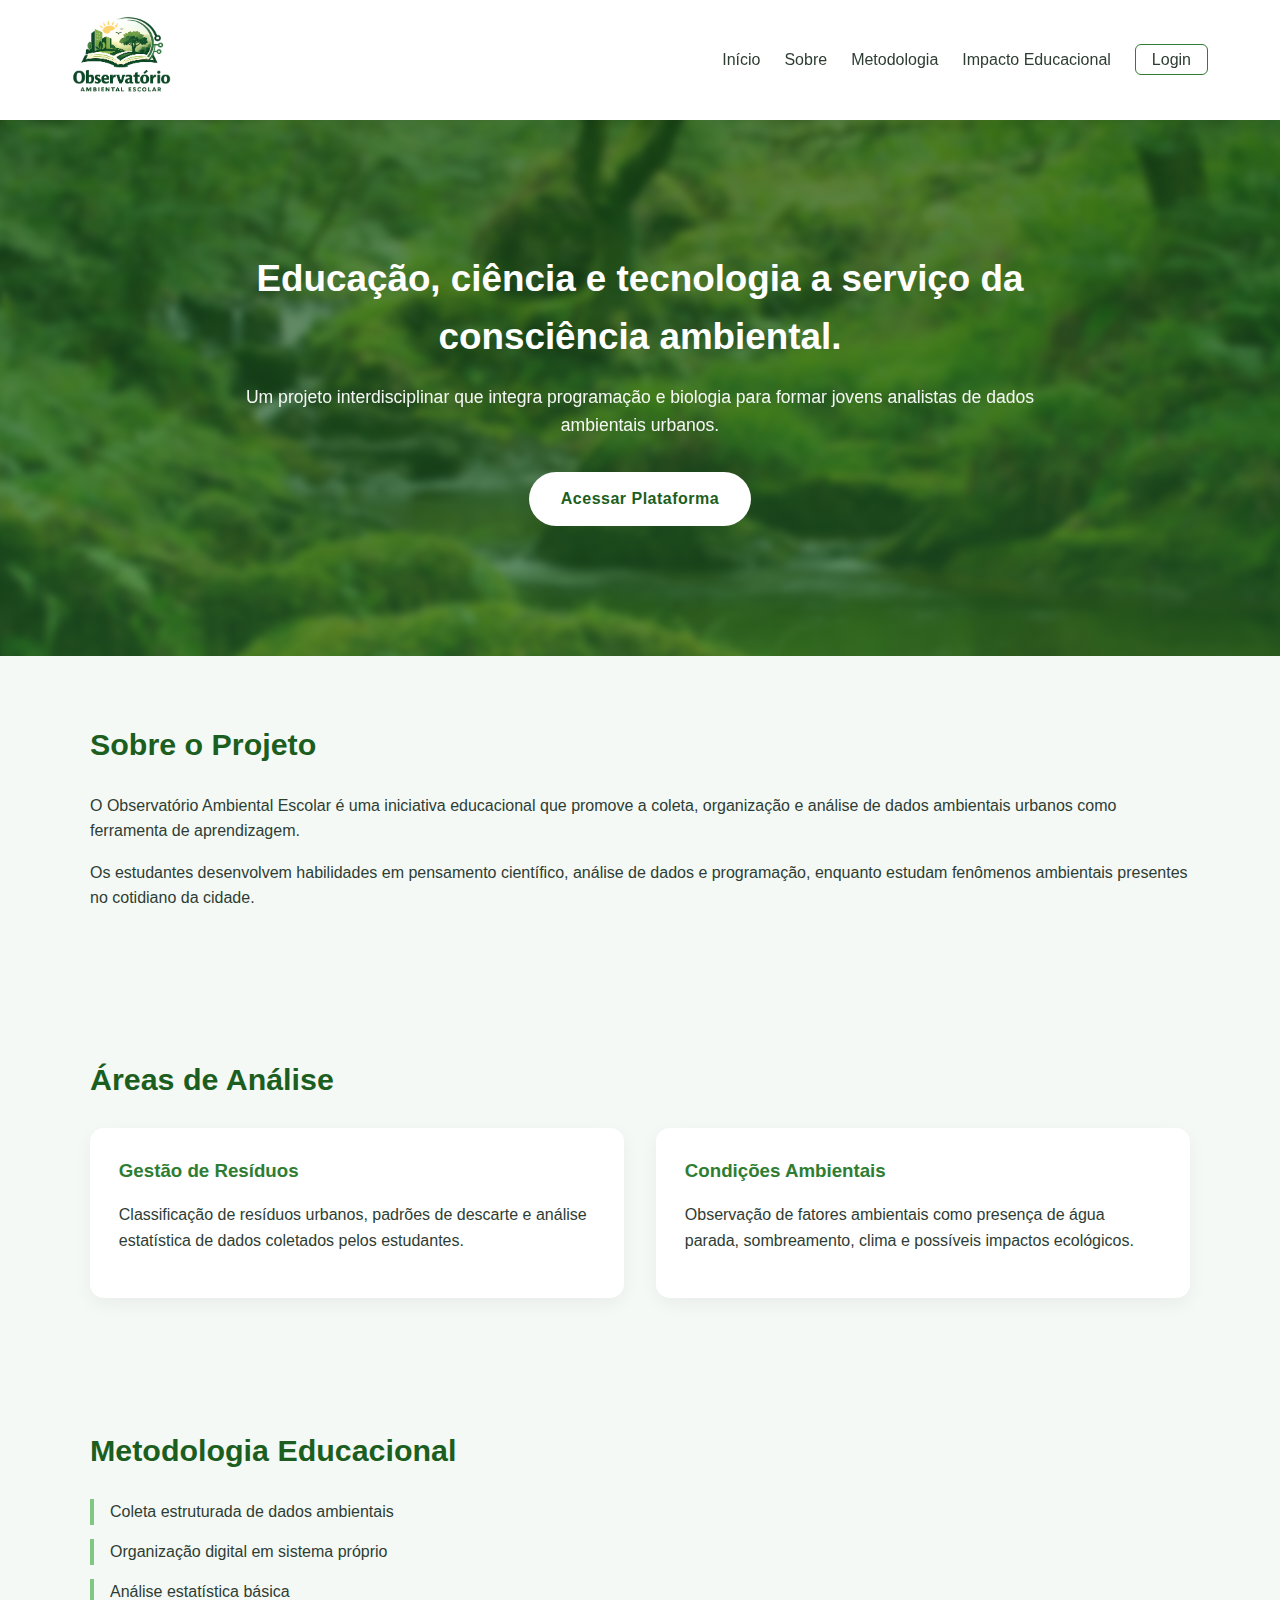
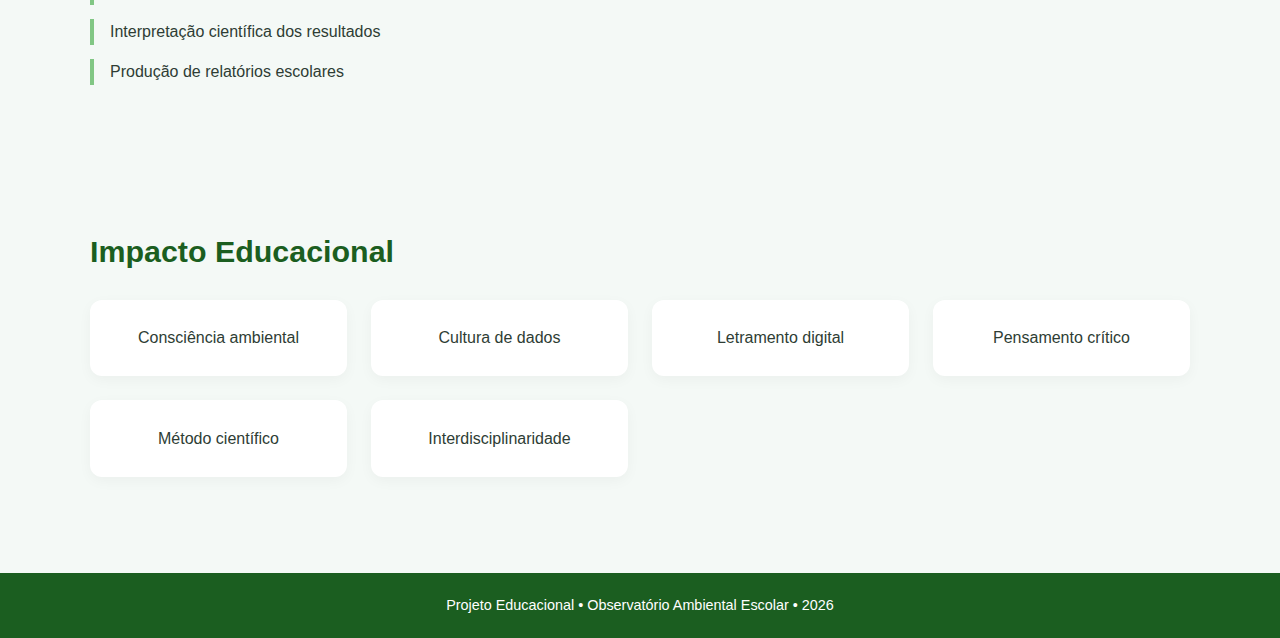
<file: index.html>
<!DOCTYPE html>
<html lang="pt-BR">

<head>
    <meta charset="UTF-8">
    <meta name="viewport" content="width=device-width, initial-scale=1.0">
    <title>Observatório Ambiental Escolar</title>
    <link rel="stylesheet" href="style.css">
</head>

<body>

    <!-- NAVBAR -->
    <header>
        <nav class="navbar">
            <div class="logo">
                <img src="img/ChatGPT Image 22 de fev. de 2026, 09_48_47 (1).png" alt="">
            </div>

            <!-- Botão Hamburger (mobile) -->
            <button class="menu-toggle" aria-label="Abrir Menu">
                ☰
            </button>

            <ul class="nav-links">
                <li><a href="#">Início</a></li>
                <li><a href="#sobre">Sobre</a></li>
                <li><a href="#metodologia">Metodologia</a></li>
                <li><a href="#impacto">Impacto Educacional</a></li>
                <li><a href="dashboard.html" class="login-btn">Login</a></li>
            </ul>
        </nav>
    </header>

    <!-- HERO -->
    <section class="hero">
        <div class="hero-content">
            <h1>Educação, ciência e tecnologia a serviço da consciência ambiental.</h1>
            <p>
                Um projeto interdisciplinar que integra programação e biologia para formar
                jovens analistas de dados ambientais urbanos.
            </p>
            <a href="dashboard.html" class="primary-btn">Acessar Plataforma</a>
        </div>
    </section>

    <!-- SOBRE -->
    <section class="about" id="sobre">
        <div class="container">
            <h2>Sobre o Projeto</h2>
            <p>
                O Observatório Ambiental Escolar é uma iniciativa educacional que promove
                a coleta, organização e análise de dados ambientais urbanos como ferramenta
                de aprendizagem.
            </p>
            <p>
                Os estudantes desenvolvem habilidades em pensamento científico, análise de dados
                e programação, enquanto estudam fenômenos ambientais presentes no cotidiano da cidade.
            </p>
        </div>
    </section>

    <!-- ÁREAS -->
    <section class="areas">
        <div class="container">
            <h2>Áreas de Análise</h2>
            <div class="cards">

                <div class="card">
                    <h3>Gestão de Resíduos</h3>
                    <p>
                        Classificação de resíduos urbanos, padrões de descarte e análise
                        estatística de dados coletados pelos estudantes.
                    </p>
                </div>

                <div class="card">
                    <h3>Condições Ambientais</h3>
                    <p>
                        Observação de fatores ambientais como presença de água parada,
                        sombreamento, clima e possíveis impactos ecológicos.
                    </p>
                </div>

            </div>
        </div>
    </section>

    <!-- METODOLOGIA -->
    <section class="methodology" id="metodologia">
        <div class="container">
            <h2>Metodologia Educacional</h2>
            <ul>
                <li>Coleta estruturada de dados ambientais</li>
                <li>Organização digital em sistema próprio</li>
                <li>Análise estatística básica</li>
                <li>Interpretação científica dos resultados</li>
                <li>Produção de relatórios escolares</li>
            </ul>
        </div>
    </section>

    <!-- IMPACTO -->
    <section class="impact" id="impacto">
        <div class="container">
            <h2>Impacto Educacional</h2>
            <div class="impact-grid">
                <div>Consciência ambiental</div>
                <div>Cultura de dados</div>
                <div>Letramento digital</div>
                <div>Pensamento crítico</div>
                <div>Método científico</div>
                <div>Interdisciplinaridade</div>
            </div>
        </div>
    </section>

    <!-- FOOTER -->
    <footer>
        Projeto Educacional • Observatório Ambiental Escolar • 2026
    </footer>

    <script src="script.js"></script>

</body>

</html>
</file>
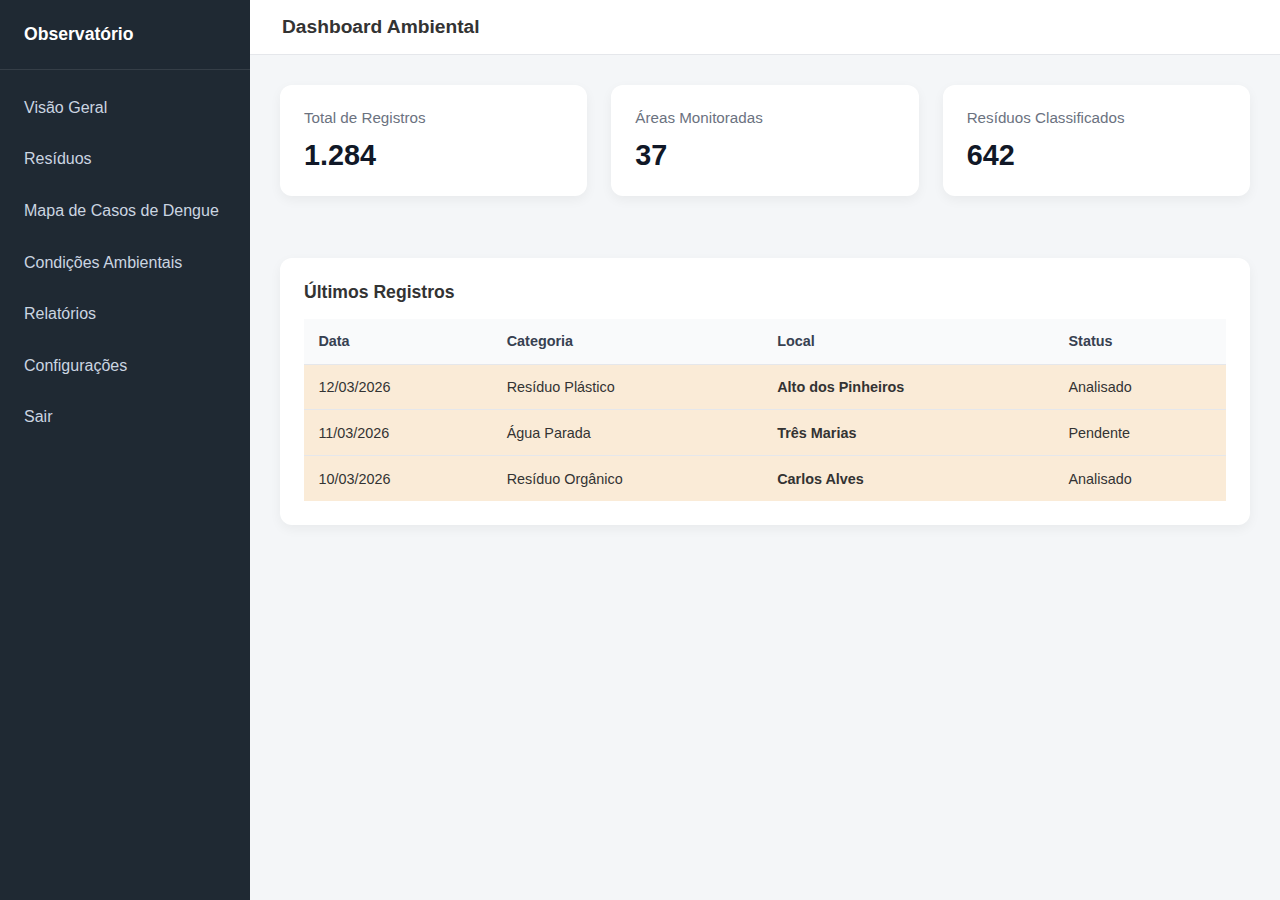
<file: dashboard.html>
<!DOCTYPE html>
<html lang="pt-BR">
<head>
    <meta charset="UTF-8">
    <meta name="viewport" content="width=device-width, initial-scale=1.0">
    <title>Dashboard • Observatório Ambiental Escolar</title>
    <link rel="stylesheet" href="dashboard.css">
</head>
<body>

    <!-- SIDEBAR -->
    <aside class="sidebar">
        <div class="sidebar-header">
            <h2>Observatório</h2>
            <button class="sidebar-toggle">☰</button>
        </div>

        <nav class="sidebar-nav">
            <ul>
                <li><a href="#">Visão Geral</a></li>
                <li><a href="#">Resíduos</a></li>
                <li><a href="mapa-dengue.html">Mapa de Casos de Dengue</a></li>
                <li><a href="#">Condições Ambientais</a></li>
                <li><a href="relatorios.html">Relatórios</a></li>
                <li><a href="#">Configurações</a></li>
                <li><a href="index.html">Sair</a></li>
            </ul>
        </nav>
    </aside>

    <!-- MAIN CONTENT -->
    <main class="main-content">

        <!-- TOPBAR -->
        <header class="topbar">
            <button class="mobile-toggle">☰</button>
            <h1>Dashboard Ambiental</h1>
        </header>

        <!-- CONTENT -->
        <section class="content">

            <div class="cards">

                <div class="card">
                    <h3>Total de Registros</h3>
                    <p class="metric">1.284</p>
                </div>

                <div class="card">
                    <h3>Áreas Monitoradas</h3>
                    <p class="metric">37</p>
                </div>

                <div class="card">
                    <h3>Resíduos Classificados</h3>
                    <p class="metric">642</p>
                </div>

            </div>

            <div class="table-section">
                <h2>Últimos Registros</h2>
                <table class="table-row">
                    <thead>
                        <tr>
                            <th>Data</th>
                            <th>Categoria</th>
                            <th>Local</th>
                            <th>Status</th>
                        </tr>
                    </thead>
                    <tbody>
                        <tr>
                            <td>12/03/2026</td>
                            <td>Resíduo Plástico</td>
                            <td><b>Alto dos Pinheiros</b></td>
                            <td>Analisado</td>
                        </tr>
                        <tr>
                            <td>11/03/2026</td>
                            <td>Água Parada</td>
                            <td><b>Três Marias</b></td>
                            <td>Pendente</td>
                        </tr>
                        <tr>
                            <td>10/03/2026</td>
                            <td>Resíduo Orgânico</td>
                            <td><b>Carlos Alves</b></td>
                            <td>Analisado</td>
                        </tr>
                    </tbody>
                </table>
            </div>

        </section>

    </main>

    <script src="dashboard.js"></script>
</body>
</html>


<!-- Alto dos Pinheiros, São Sebastião, Caxangá, Santa Terezinha, Centro, Três Marias, Santo Antônio e São José, além de distritos como Roça Grande e Carlos Alves -->
</file>
<file: style.css>
/* RESET */
* {
    margin: 0;
    padding: 0;
    box-sizing: border-box;
}

body {
    font-family: "Segoe UI", Tahoma, Geneva, Verdana, sans-serif;
    line-height: 1.6;
    background-color: #f4f9f6;
    color: #2e3d34;
}

/* NAVBAR */
header {
    background-color: #ffffff;
    box-shadow: 0 2px 8px rgba(0, 0, 0, 0.05);
    position: sticky;
    top: 0;
    z-index: 1000;
}

.navbar {
    max-width: 1200px;
    margin: auto;
    padding: 1rem 2rem;
    display: flex;
    justify-content: space-between;
    align-items: center;
    position: relative;

    img{
        height: 80px;
    }
}



/* MENU LINKS */
.nav-links {
    list-style: none;
    display: flex;
    gap: 1.5rem;
}

.nav-links li {
    list-style: none;
}

.nav-links a {
    text-decoration: none;
    color: #2e3d34;
    font-weight: 500;
    transition: color 0.3s ease;
}

.nav-links a:hover {
    color: #2e7d32;
}

.login-btn {
    padding: 0.4rem 1rem;
    border: 1px solid #2e7d32;
    border-radius: 6px;
    color: #2e7d32;
    transition: all 0.3s ease;
}

.login-btn:hover {
    background-color: #ececec;
    color: #ffffff;
}

/* HAMBURGER */
.menu-toggle {
    display: none;
    background: none;
    border: none;
    font-size: 1.8rem;
    cursor: pointer;
    color: #1b5e20;
    
}

/* HERO */
.hero {
    position: relative;
    padding: 130px 20px;
    text-align: center;
    color: #ffffff;
    overflow: hidden;
}

/* IMAGEM DESFOCADA */
.hero::before {
    content: "";
    position: absolute;
    inset: 0;
    background-image: url("img/imagens-da-floresta-tropical.jpg");
    background-size: cover;
    background-position: center;
    filter: blur(4px) brightness(0.7);
    transform: scale(1.05);
    z-index: 0;
}

/* OVERLAY */
.hero::after {
    content: "";
    position: absolute;
    inset: 0;
    background: linear-gradient(
        rgba(27, 94, 32, 0.55),
        rgba(46, 125, 50, 0.55)
    );
    z-index: 1;
}

.hero-content {
    position: relative;
    z-index: 2;
    max-width: 800px;
    margin: auto;
}

.hero h1 {
    font-size: 2.3rem;
    margin-bottom: 1rem;
    font-weight: 600;
}

.hero p {
    font-size: 1.1rem;
    margin-bottom: 2rem;
    opacity: 0.95;
}

/* BOTÃO HERO */
.primary-btn {
    display: inline-block;
    padding: 0.9rem 2rem;
    background-color: #ffffff;
    color: #1b5e20;
    text-decoration: none;
    border-radius: 30px;
    font-weight: 600;
    letter-spacing: 0.5px;
    transition: all 0.3s ease;
}

.primary-btn:hover {
    background-color: #2e7d32;
    color: #ffffff;
    transform: translateY(-3px);
}

/* SECTIONS */
section {
    padding: 4rem 2rem;
}

.container {
    max-width: 1100px;
    margin: auto;
}

h2 {
    font-size: 1.9rem;
    margin-bottom: 1.5rem;
    color: #1b5e20;
}

p {
    margin-bottom: 1rem;
}

/* CARDS */
.cards {
    display: flex;
    gap: 2rem;
    flex-wrap: wrap;
}

.card {
    flex: 1;
    min-width: 280px;
    background-color: #ffffff;
    padding: 1.8rem;
    border-radius: 14px;
    box-shadow: 0 6px 18px rgba(0, 0, 0, 0.05);
    transition: transform 0.3s ease, box-shadow 0.3s ease;
}

.card:hover {
    transform: translateY(-6px);
    box-shadow: 0 10px 25px rgba(0, 0, 0, 0.08);
}

.card h3 {
    margin-bottom: 1rem;
    color: #2e7d32;
}

/* METODOLOGIA */
.methodology ul {
    list-style: none;
}

.methodology li {
    margin-bottom: 0.9rem;
    padding-left: 1rem;
    border-left: 4px solid #81c784;
}

/* IMPACT GRID */
.impact-grid {
    display: grid;
    grid-template-columns: repeat(auto-fit, minmax(220px, 1fr));
    gap: 1.5rem;
}

.impact-grid div {
    background-color: #ffffff;
    padding: 1.6rem;
    text-align: center;
    border-radius: 12px;
    box-shadow: 0 4px 14px rgba(0, 0, 0, 0.04);
    font-weight: 500;
}

/* FOOTER */
footer {
    background-color: #1b5e20;
    color: #ffffff;
    text-align: center;
    padding: 1.3rem;
    margin-top: 2rem;
    font-size: 0.9rem;
}

/* RESPONSIVO */
@media (max-width: 768px) {

    .menu-toggle {
        display: block;
    }

    .nav-links {
        position: absolute;
        top: 120px;
        right: 0;
        width: 100%;
        background-color: #ffffff;
        flex-direction: column;
        align-items: center;
        gap: 1.2rem;
        padding: 1.5rem 0;
        display: none;
        box-shadow: 0 4px 12px rgba(0,0,0,0.08);
        transition: all 0.3s ease;
    }

    .nav-links.active {
        display: flex;
         transition: all 0.3s ease;
    }

    .hero h1 {
        font-size: 1.8rem;
    }

    .hero p {
        font-size: 1rem;
    }

    .cards {
        flex-direction: column;
    }
}
</file>
<file: dashboard.css>
/* RESET */
* {
    margin: 0;
    padding: 0;
    box-sizing: border-box;
}

body {
    font-family: "Segoe UI", Tahoma, Geneva, Verdana, sans-serif;
    background-color: #f4f6f8;
    color: #333;
    display: flex;
    min-height: 100vh;
}

/* SIDEBAR */
.sidebar {
    width: 250px;
    background-color: #1f2933;
    color: #ffffff;
    display: flex;
    flex-direction: column;
    transition: transform 0.3s ease;
}

.sidebar-header {
    padding: 1.5rem;
    display: flex;
    justify-content: space-between;
    align-items: center;
    border-bottom: 1px solid rgba(255,255,255,0.1);
}

.sidebar-header h2 {
    font-size: 1.1rem;
    font-weight: 600;
}

.sidebar-toggle {
    display: none;
    background: none;
    border: none;
    color: #ffffff;
    font-size: 1.5rem;
    cursor: pointer;
}

.sidebar-nav ul {
    list-style: none;
    padding: 1rem 0;
}

.sidebar-nav li {
    margin-bottom: 0.5rem;
}

.sidebar-nav a {
    display: block;
    padding: 0.8rem 1.5rem;
    color: #cbd5e1;
    text-decoration: none;
    transition: background 0.2s ease, color 0.2s ease;
}

.sidebar-nav a:hover {
    background-color: rgba(255,255,255,0.05);
    color: #ffffff;
}

/* MAIN */
.main-content {
    flex: 1;
    display: flex;
    flex-direction: column;
}

/* TOPBAR */
.topbar {
    background-color: #ffffff;
    padding: 1rem 2rem;
    display: flex;
    align-items: center;
    gap: 1rem;
    border-bottom: 1px solid #e5e7eb;
}

.topbar h1 {
    font-size: 1.2rem;
    font-weight: 600;
}

.mobile-toggle {
    display: none;
    background: none;
    border: none;
    font-size: 1.6rem;
    cursor: pointer;
}

/* CONTENT */
.content {
    padding: 2rem;
}

/* CARDS */
.cards {
    display: flex;
    gap: 1.5rem;
    flex-wrap: wrap;
    margin-bottom: 2rem;
}

.card {
    background-color: #ffffff;
    padding: 1.5rem;
    border-radius: 12px;
    flex: 1;
    min-width: 220px;
    box-shadow: 0 4px 12px rgba(0,0,0,0.05);
}

.card h3 {
    font-size: 0.95rem;
    margin-bottom: 0.8rem;
    color: #6b7280;
    font-weight: 500;
}

.metric {
    font-size: 1.8rem;
    font-weight: 600;
    color: #111827;
}

/* TABLE */
.table-section {
    background-color: #ffffff;
    padding: 1.5rem;
    border-radius: 12px;
    box-shadow: 0 4px 12px rgba(0,0,0,0.05);
    overflow-x: auto;
}

.table-row {
    background-color: antiquewhite;
}
.table-section h2 {
    margin-bottom: 1rem;
    font-size: 1.1rem;
}

table {
    width: 100%;
    border-collapse: collapse;
}

thead {
    background-color: #f9fafb;
}

th, td {
    padding: 0.9rem;
    text-align: left;
    font-size: 0.9rem;
}

th {
    font-weight: 600;
    color: #374151;
}

tbody tr {
    border-top: 1px solid #e5e7eb;
}

tbody tr:hover {
    background-color: #f3f4f6;
}

/* RESPONSIVO */
@media (max-width: 768px) {

    body {
        flex-direction: column;
    }

    .sidebar {
        position: fixed;
        top: 0;
        left: 0;
        height: 100%;
        transform: translateX(-100%);
        z-index: 1000;
        width: 100%;
    }

    .sidebar.active {
        transform: translateX(0);
    }

    .sidebar-toggle {
        display: block;
    }

    .mobile-toggle {
        display: block;
    }

    .content {
        padding: 1.5rem;
    }

    .cards {
        flex-direction: column;
    }
}

/* =========================
   RELATÓRIOS
========================= */

.content {
    padding: 30px;
    display: flex;
    flex-direction: column;
    gap: 30px;
}

/* Cards dos gráficos */
.report-card {
    background-color: #ffffff;
    border-radius: 12px;
    padding: 25px;
    box-shadow: 0 4px 12px rgba(0, 0, 0, 0.05);
    transition: transform 0.2s ease, box-shadow 0.2s ease;
}

.report-card:hover {
    transform: translateY(-3px);
    box-shadow: 0 6px 18px rgba(0, 0, 0, 0.08);
}

.report-card h2 {
    font-size: 18px;
    font-weight: 600;
    margin-bottom: 20px;
    color: #333;
}

/* Ajuste dos gráficos */
canvas {
    width: 100% !important;
    max-height: 350px;
}

/* =========================
   RESPONSIVIDADE
========================= */

@media (max-width: 768px) {

    .content {
        padding: 20px;
    }

    .report-card {
        padding: 18px;
    }

    .report-card h2 {
        font-size: 16px;
    }
}
</file>
